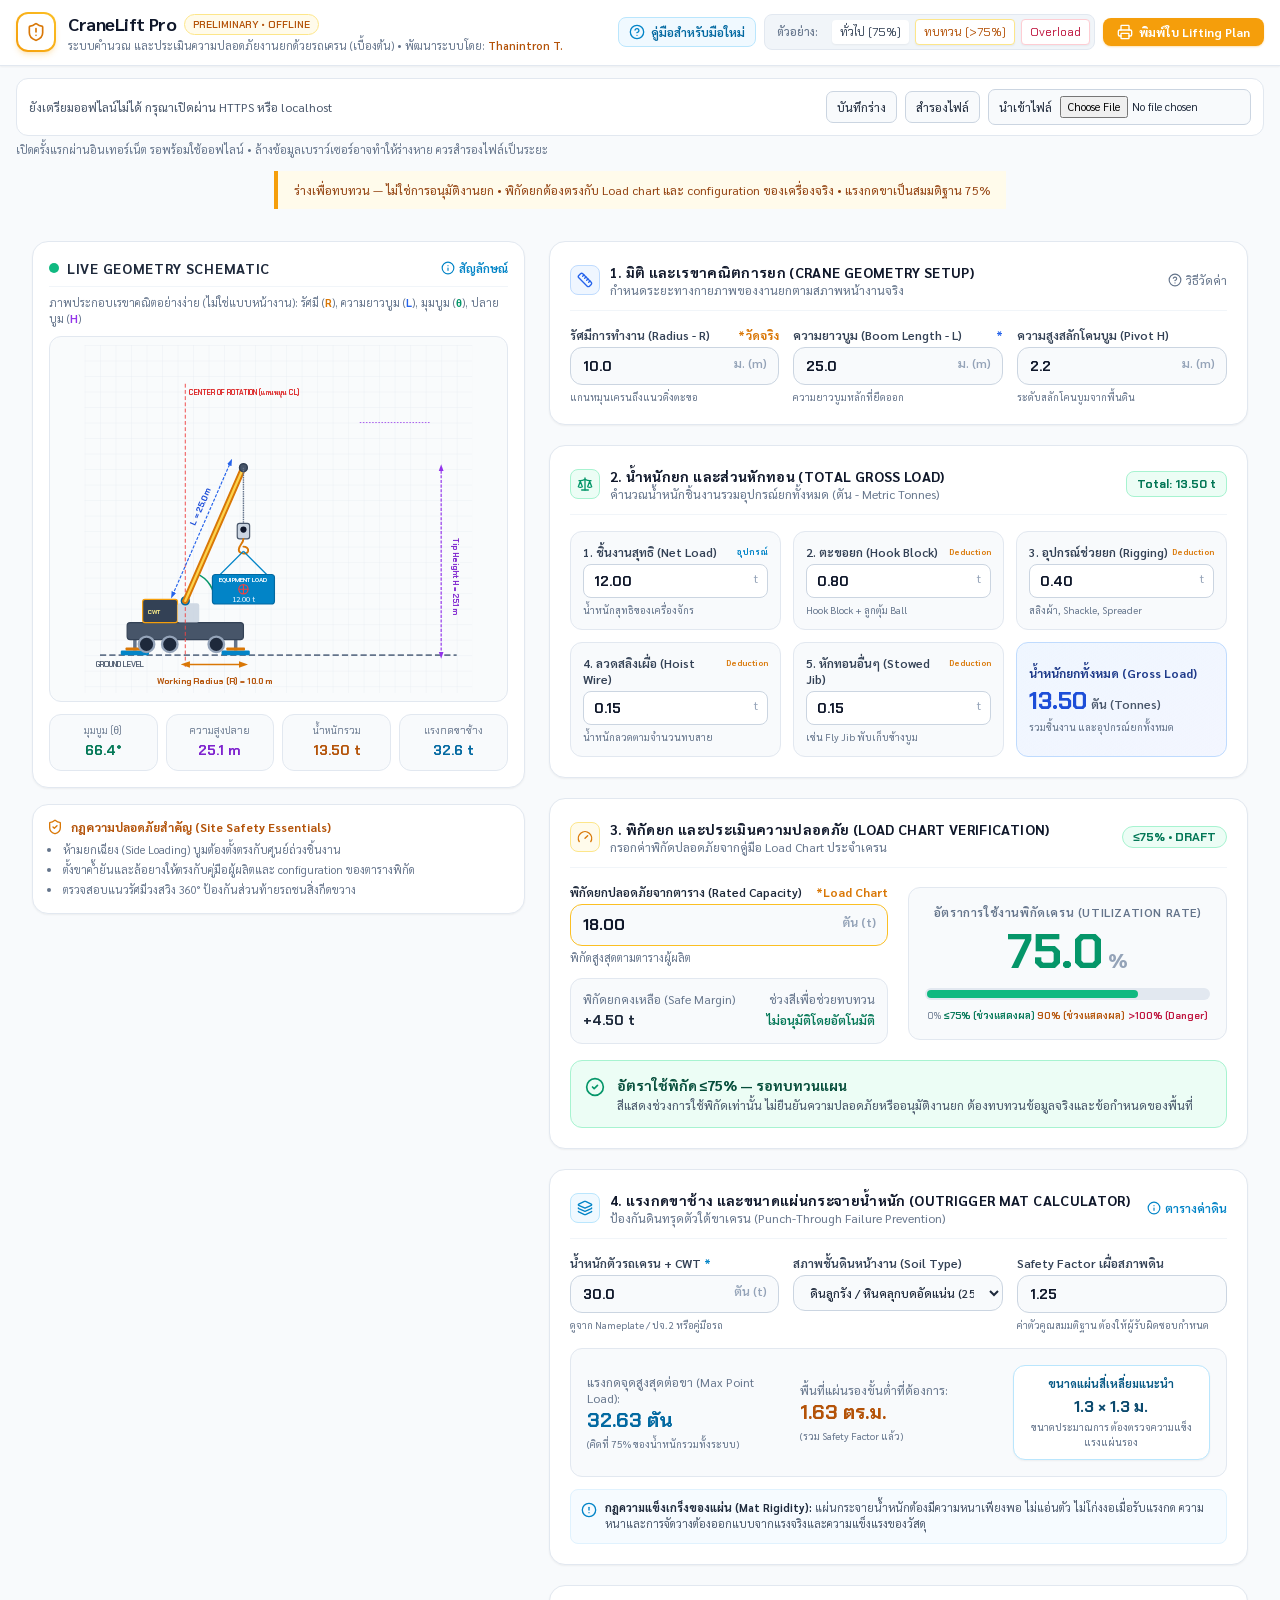
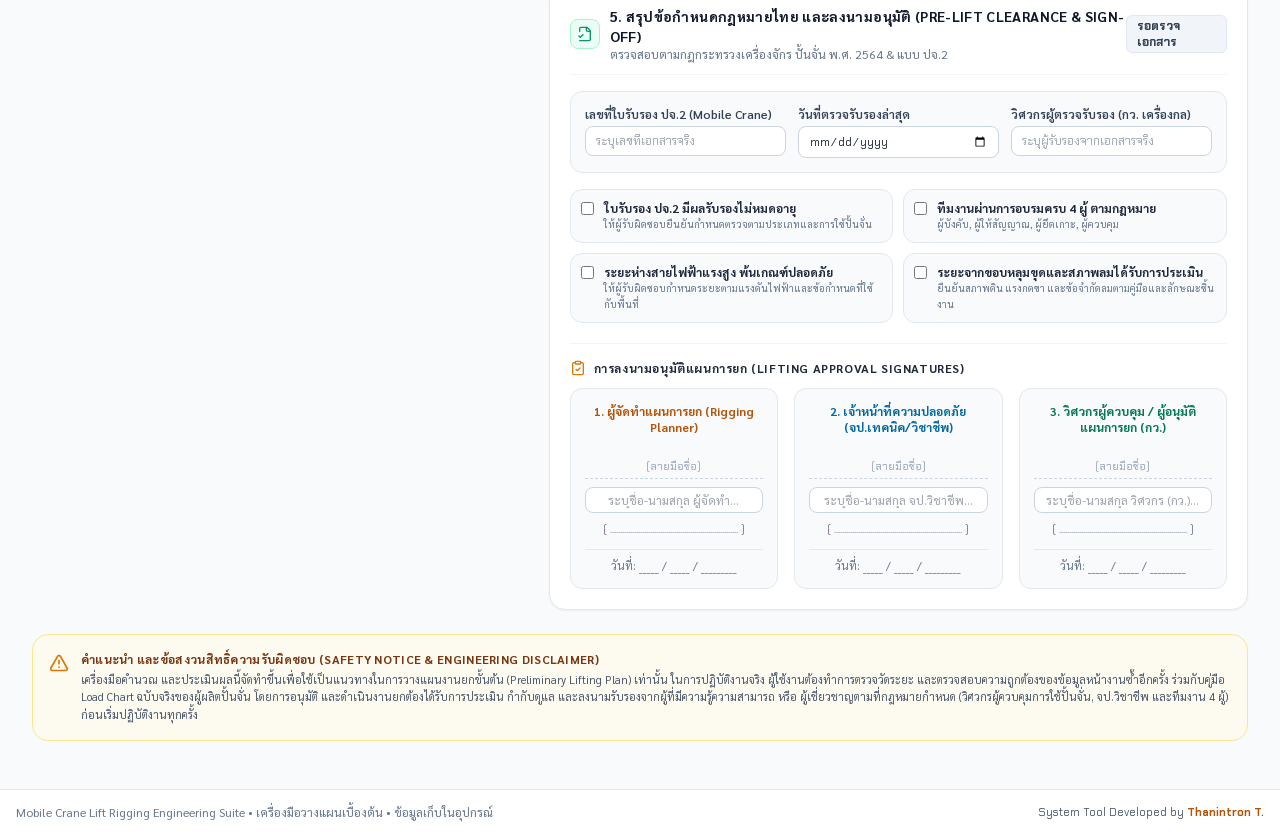
<file: static/index.html>
<!DOCTYPE html>

<html class="h-full bg-slate-50" lang="th">
<head>
<meta charset="utf-8"/>
<meta content="width=device-width, initial-scale=1.0, maximum-scale=5.0" name="viewport"/>
<title>Mobile Crane Lifting Plan &amp; Safety Calculator - By Thanintron T.</title>
<!-- Tailwind CSS CDN -->
<link href="/static/tailwind.css" rel="stylesheet"/>
<!-- Google Fonts: Chakra Petch, Sarabun & Inter -->
<!-- Lucide Icons -->
<script src="/static/lucide.min.js"></script><link href="/static/fonts.css" rel="stylesheet"/>
<style>
    body {
      font-family: 'Sarabun', 'Inter', sans-serif;
    }
    .font-mono-eng {
      font-family: 'Chakra Petch', 'Inter', monospace;
    }
    .trans-smooth {
      transition: all 0.2s cubic-bezier(0.4, 0, 0.2, 1);
    }
    /* Custom Scrollbar for Light Theme */
    ::-webkit-scrollbar {
      width: 7px;
      height: 7px;
    }
    ::-webkit-scrollbar-track {
      background: #f1f5f9;
    }
    ::-webkit-scrollbar-thumb {
      background: #cbd5e1;
      border-radius: 4px;
    }
    ::-webkit-scrollbar-thumb:hover {
      background: #94a3b8;
    }

    /* Print Style Optimization */
    @media print {
      body {
        background: #ffffff !important;
        color: #0f172a !important;
      }
      .no-print {
        display: none !important;
      }
      .print-surface {
        background: #ffffff !important;
        border: 1px solid #cbd5e1 !important;
        color: #0f172a !important;
        box-shadow: none !important;
      }
      .print-text-dark {
        color: #0f172a !important;
      }
      .print-text-muted {
        color: #475569 !important;
      }
      .print-border-b {
        border-bottom: 1px solid #94a3b8 !important;
      }
      .page-break-after {
        page-break-after: always;
      }
    }
  </style>
<link href="/static/manifest.webmanifest" rel="manifest"/><meta content="#f59e0b" name="theme-color"/><meta content="yes" name="apple-mobile-web-app-capable"/><link href="/static/icon-192.png" rel="apple-touch-icon"/><link href="/static/device.css" rel="stylesheet"/></head>
<body class="bg-slate-50 text-slate-800 min-h-screen flex flex-col antialiased selection:bg-amber-500 selection:text-white">
<!-- TOP APP HEADER (Light Theme) -->
<header class="bg-white/95 backdrop-blur-md border-b border-slate-200 sticky top-0 z-40 px-4 py-2.5 shadow-sm no-print">
<div class="max-w-7xl mx-auto flex flex-wrap items-center justify-between gap-3">
<!-- Brand & Metadata -->
<div class="flex items-center space-x-3">
<div class="w-10 h-10 rounded-xl bg-gradient-to-tr from-amber-500 to-amber-400 p-0.5 flex items-center justify-center shadow-md shadow-amber-500/20">
<div class="w-full h-full bg-white rounded-[10px] flex items-center justify-center">
<i class="w-5 h-5 text-amber-600" data-lucide="shield-alert"></i>
</div>
</div>
<div>
<div class="flex items-center gap-2">
<h1 class="text-base md:text-lg font-bold tracking-tight text-slate-900">
              CraneLift Pro
            </h1>
<span class="text-[10px] px-2 py-0.5 rounded-full bg-amber-50 text-amber-700 border border-amber-200 font-semibold font-mono-eng">
              PRELIMINARY • OFFLINE
            </span>
</div>
<p class="text-[11px] text-slate-500">
            ระบบคำนวณ และประเมินความปลอดภัยงานยกด้วยรถเครน (เบื้องต้น) • พัฒนาระบบโดย: <span class="text-amber-700 font-semibold">Thanintron T.</span>
</p>
</div>
</div>
<!-- Quick Actions -->
<div class="flex items-center gap-2 flex-wrap">
<!-- Help Guide Button -->
<button class="px-2.5 py-1.5 rounded-lg bg-sky-50 hover:bg-sky-100 text-sky-700 text-xs font-semibold border border-sky-200 trans-smooth flex items-center gap-1.5 cursor-pointer" onclick="openModal('guideModal')">
<i class="w-4 h-4 text-sky-600" data-lucide="help-circle"></i>
<span>คู่มือสำหรับมือใหม่</span>
</button>
<!-- Presets -->
<div class="hidden sm:flex items-center gap-1.5 bg-slate-100 p-1 rounded-lg border border-slate-200">
<span class="text-[11px] text-slate-500 px-2 font-medium">ตัวอย่าง:</span>
<button class="px-2 py-1 rounded bg-white hover:bg-slate-200 text-slate-700 text-xs font-mono-eng shadow-xs trans-smooth cursor-pointer" onclick="loadPreset('standard')">
            ทั่วไป (75%)
          </button>
<button class="px-2 py-1 rounded bg-white hover:bg-amber-50 text-amber-700 text-xs font-mono-eng border border-amber-200 shadow-xs trans-smooth cursor-pointer" onclick="loadPreset('critical')">
            ทบทวน (&gt;75%)
          </button>
<button class="px-2 py-1 rounded bg-white hover:bg-rose-50 text-rose-700 text-xs font-mono-eng border border-rose-200 shadow-xs trans-smooth cursor-pointer" onclick="loadPreset('overload')">
            Overload
          </button>
</div>
<!-- Print Action -->
<button class="px-3.5 py-1.5 rounded-lg bg-amber-500 hover:bg-amber-600 text-white text-xs font-bold shadow-sm shadow-amber-500/30 trans-smooth flex items-center gap-1.5 cursor-pointer" id="printPlan" onclick="printPlan()">
<i class="w-4 h-4" data-lucide="printer"></i>
<span>พิมพ์ใบ Lifting Plan</span>
</button>
</div>
</div>
</header>
<!-- MAIN WORKSPACE CONTAINER -->
<div class="max-w-7xl mx-auto w-full px-4 pt-3 no-print"><div class="device-toolbar"><span aria-live="polite" id="deviceStatus" role="status">ข้อมูลเก็บในเครื่องนี้ • ไม่ซิงก์ออนไลน์</span><button id="deviceSave" type="button">บันทึกร่าง</button><button id="deviceBackup" type="button">สำรองไฟล์</button><label>นำเข้าไฟล์<input accept=".json,application/json" id="deviceImport" type="file"/></label><button hidden="" id="deviceInstall" type="button">ติดตั้งแอป</button></div><p class="device-hint">เปิดครั้งแรกผ่านอินเทอร์เน็ต รอพร้อมใช้ออฟไลน์ • ล้างข้อมูลเบราว์เซอร์อาจทำให้ร่างหาย ควรสำรองไฟล์เป็นระยะ</p></div><p class="draft-notice" id="draftNotice">ร่างเพื่อทบทวน — ไม่ใช่การอนุมัติงานยก • พิกัดยกต้องตรงกับ Load chart และ configuration ของเครื่องจริง • แรงกดขาเป็นสมมติฐาน 75%</p><main class="max-w-7xl mx-auto w-full p-4 sm:p-6 lg:p-8 flex-1">
<div class="grid grid-cols-1 lg:grid-cols-12 gap-6 items-start">
<!-- ================= LEFT COLUMN: STICKY LIVE SCHEMATIC (5 cols on lg) ================= -->
<div class="lg:col-span-5 flex flex-col gap-4 lg:sticky lg:top-20 z-10">
<!-- Interactive SVG Diagram Card -->
<div class="bg-white border border-slate-200 rounded-2xl p-4 shadow-sm flex flex-col overflow-hidden print-surface">
<div class="flex items-center justify-between mb-2 pb-2 border-b border-slate-100">
<div class="flex items-center gap-2">
<span class="w-2.5 h-2.5 rounded-full bg-emerald-500 animate-pulse"></span>
<h2 class="text-xs md:text-sm font-bold uppercase tracking-wider text-slate-800">
                Live Geometry Schematic
              </h2>
</div>
<button class="no-print text-xs text-sky-600 hover:text-sky-700 flex items-center gap-1 font-semibold cursor-pointer" onclick="openModal('diagramExplainerModal')">
<i class="w-3.5 h-3.5" data-lucide="info"></i> สัญลักษณ์
            </button>
</div>
<p class="text-[11px] text-slate-500 mb-2">
            ภาพประกอบเรขาคณิตอย่างง่าย (ไม่ใช่แบบหน้างาน): รัศมี (<span class="text-amber-600 font-bold">R</span>), ความยาวบูม (<span class="text-blue-600 font-bold">L</span>), มุมบูม (<span class="text-emerald-600 font-bold">θ</span>), ปลายบูม (<span class="text-purple-600 font-bold">H</span>)
          </p>
<!-- Aspect Ratio Preserved SVG Canvas -->
<div class="w-full aspect-[5/4] bg-slate-50/80 rounded-xl border border-slate-200 p-2 relative flex items-center justify-center overflow-hidden">
<svg class="w-full h-full" id="craneSvg" preserveaspectratio="xMidYMid meet" viewbox="0 0 500 450">
<defs>
<marker id="arrowR" markerheight="6" markerwidth="6" orient="auto-start-reverse" refx="5" refy="5" viewbox="0 0 10 10">
<path d="M 0 1.5 L 10 5 L 0 8.5 z" fill="#d97706"></path>
</marker>
<marker id="arrowL" markerheight="6" markerwidth="6" orient="auto-start-reverse" refx="5" refy="5" viewbox="0 0 10 10">
<path d="M 0 1.5 L 10 5 L 0 8.5 z" fill="#2563eb"></path>
</marker>
<marker id="arrowH" markerheight="6" markerwidth="6" orient="auto-start-reverse" refx="5" refy="5" viewbox="0 0 10 10">
<path d="M 0 1.5 L 10 5 L 0 8.5 z" fill="#9333ea"></path>
</marker>
<pattern height="20" id="grid" patternunits="userSpaceOnUse" width="20">
<path d="M 20 0 L 0 0 0 20" fill="none" stroke="#e2e8f0" stroke-width="0.8"></path>
</pattern>
</defs>
<!-- Grid -->
<rect fill="url(#grid)" height="450" width="500"></rect>
<!-- Ground Reference -->
<line stroke="#64748b" stroke-dasharray="8 4" stroke-width="2.5" x1="20" x2="480" y1="400" y2="400"></line>
<text fill="#475569" font-family="'Chakra Petch', monospace" font-size="10" font-weight="600" x="15" y="415">GROUND LEVEL</text>
<!-- Crane Chassis & Outriggers -->
<g id="carrierGroup">
<!-- Outrigger Mats (Under Pads) -->
<rect fill="#0284c7" height="6" id="visualMatRear" rx="1.5" width="46" x="42" y="394"></rect>
<rect fill="#0284c7" height="6" id="visualMatFront" rx="1.5" width="46" x="172" y="394"></rect>
<!-- Jack Cylinders -->
<line stroke="#64748b" stroke-width="4.5" x1="65" x2="65" y1="375" y2="394"></line>
<line stroke="#64748b" stroke-width="4.5" x1="195" x2="195" y1="375" y2="394"></line>
<rect fill="#d97706" height="4" rx="1" width="24" x="53" y="390"></rect>
<rect fill="#d97706" height="4" rx="1" width="24" x="183" y="390"></rect>
<!-- Truck Chassis -->
<rect fill="#475569" height="22" rx="4" stroke="#334155" stroke-width="1.5" width="150" x="55" y="358"></rect>
<!-- Tires -->
<circle cx="80" cy="386" fill="#1e293b" r="10" stroke="#94a3b8" stroke-width="3"></circle>
<circle cx="110" cy="386" fill="#1e293b" r="10" stroke="#94a3b8" stroke-width="3"></circle>
<circle cx="170" cy="386" fill="#1e293b" r="10" stroke="#94a3b8" stroke-width="3"></circle>
<!-- Superstructure & Cabin -->
<rect fill="#334155" height="30" rx="3" stroke="#f59e0b" stroke-width="1.5" width="45" x="75" y="328"></rect>
<text fill="#fef08a" font-family="'Chakra Petch', monospace" font-size="8" font-weight="bold" x="82" y="347">CWT</text>
<rect fill="#cbd5e1" height="25" opacity="0.9" rx="3" width="28" x="120" y="333"></rect>
</g>
<!-- Center of Rotation (CL) -->
<line stroke="#ef4444" stroke-dasharray="5 3" stroke-width="1.2" x1="130" x2="130" y1="50" y2="415"></line>
<text fill="#dc2626" font-family="'Chakra Petch', monospace" font-size="9" font-weight="bold" x="135" y="65">CENTER OF ROTATION (แกนหมุน CL)</text>
<!-- Pivot Point -->
<circle cx="130" cy="330" fill="#0284c7" id="pivotPoint" r="5" stroke="#0369a1" stroke-width="2"></circle>
<!-- Boom Angle Arc Indicator -->
<path d="M 170 330 A 40 40 0 0 0 160 300" fill="none" id="angleArc" stroke="#059669" stroke-width="2"></path>
<text fill="#047857" font-family="'Chakra Petch', monospace" font-size="11" font-weight="bold" id="angleLabel" x="175" y="320">θ = 65°</text>
<!-- Boom Line -->
<line id="boomLine" stroke="#d97706" stroke-linecap="round" stroke-width="8" x1="130" x2="350" y1="330" y2="100"></line>
<line id="boomInnerLine" stroke="#fcd34d" stroke-linecap="round" stroke-width="3" x1="130" x2="350" y1="330" y2="100"></line>
<!-- Boom Length (L) Dimension Line -->
<line id="dimBoomLine" marker-end="url(#arrowL)" marker-start="url(#arrowL)" stroke="#2563eb" stroke-dasharray="4 2" stroke-width="1.5" x1="120" x2="340" y1="320" y2="90"></line>
<text fill="#1d4ed8" font-family="'Chakra Petch', monospace" font-size="11" font-weight="bold" id="dimBoomText" transform="rotate(-40 220 190)" x="220" y="225">L = 25.0 m</text>
<!-- Boom Head -->
<circle cx="350" cy="100" fill="#475569" id="boomHead" r="5" stroke="#334155" stroke-width="2"></circle>
<!-- Hoist Wire Line -->
<line id="hoistLine" stroke="#64748b" stroke-dasharray="2 1" stroke-width="1.8" x1="350" x2="350" y1="100" y2="280"></line>
<!-- Hook Block -->
<g id="hookBlockGroup" transform="translate(342, 280)">
<rect fill="#cbd5e1" height="20" rx="3" stroke="#475569" stroke-width="1.5" width="16" x="0" y="0"></rect>
<circle cx="8" cy="8" fill="#0f172a" r="4"></circle>
<path d="M 8 20 C 8 26, 2 28, 2 34 C 2 39, 12 41, 14 36 C 15 32, 11 30, 8 30" fill="none" stroke="#d97706" stroke-linecap="round" stroke-width="2.5"></path>
</g>
<!-- Rigging Slings -->
<line id="sling1" stroke="#0284c7" stroke-width="1.5" x1="350" x2="320" y1="316" y2="355"></line>
<line id="sling2" stroke="#0284c7" stroke-width="1.5" x1="350" x2="380" y1="316" y2="355"></line>
<!-- Suspended Equipment Load -->
<g id="loadGroup" transform="translate(310, 355)">
<rect fill="#0284c7" height="38" rx="4" stroke="#0369a1" stroke-width="1.5" width="80" x="0" y="0"></rect>
<text fill="#ffffff" font-size="8.5" font-weight="bold" text-anchor="middle" x="40" y="10">EQUIPMENT LOAD</text>
<text fill="#e0f2fe" font-size="10" font-weight="'Chakra Petch', monospace" id="loadWeightBadge" text-anchor="middle" x="40" y="35">12.00 t</text>
<circle cx="40" cy="19" fill="none" r="6" stroke="#ef4444" stroke-width="1.5"></circle>
<path d="M 34 19 L 46 19 M 40 13 L 40 25" stroke="#ef4444" stroke-width="1.5"></path>
</g>
<!-- Working Radius (R) Dimension Line -->
<line id="radiusLine" marker-end="url(#arrowR)" marker-start="url(#arrowR)" stroke="#d97706" stroke-width="2" x1="130" x2="350" y1="412" y2="412"></line>
<text fill="#b45309" font-family="'Chakra Petch', monospace" font-size="11" font-weight="bold" id="radiusText" text-anchor="middle" x="250" y="437">Working Radius (R) = 10.0 m</text>
<!-- Tip Height (H) Dimension Line -->
<line id="heightLine" marker-end="url(#arrowH)" marker-start="url(#arrowH)" stroke="#9333ea" stroke-dasharray="4 2" stroke-width="1.5" x1="435" x2="435" y1="400" y2="100"></line>
<line stroke="#9333ea" stroke-dasharray="2 2" stroke-width="1" x1="355" x2="445" y1="100" y2="100"></line>
<text fill="#7e22ce" font-family="'Chakra Petch', monospace" font-size="10" font-weight="bold" id="heightText" transform="rotate(90 445 250)" x="445" y="250">Tip Height H = 24.2 m</text>
</svg>
</div>
<!-- Quick Metrics Bar Under Diagram -->
<div class="mt-3 grid grid-cols-2 sm:grid-cols-4 gap-2 text-center font-mono-eng">
<div class="bg-slate-50 p-2 rounded-xl border border-slate-200">
<span class="text-[10px] text-slate-500 block">มุมบูม (θ)</span>
<span class="text-xs md:text-sm font-bold text-emerald-700" id="quickAngle">66.4°</span>
</div>
<div class="bg-slate-50 p-2 rounded-xl border border-slate-200">
<span class="text-[10px] text-slate-500 block">ความสูงปลาย</span>
<span class="text-xs md:text-sm font-bold text-purple-700" id="quickHeight">24.9 m</span>
</div>
<div class="bg-slate-50 p-2 rounded-xl border border-slate-200">
<span class="text-[10px] text-slate-500 block">น้ำหนักรวม</span>
<span class="text-xs md:text-sm font-bold text-amber-700" id="quickGross">13.50 t</span>
</div>
<div class="bg-slate-50 p-2 rounded-xl border border-slate-200">
<span class="text-[10px] text-slate-500 block">แรงกดขาช้าง</span>
<span class="text-xs md:text-sm font-bold text-sky-700" id="quickPointLoad">32.6 t</span>
</div>
</div>
</div>
<!-- Sticky Safety Notice (Desktop) -->
<div class="bg-white border border-slate-200 rounded-2xl p-3.5 text-xs text-slate-600 space-y-1.5 shadow-sm no-print">
<div class="flex items-center gap-2 text-amber-700 font-bold">
<i class="w-4 h-4 text-amber-600" data-lucide="shield-check"></i>
<span>กฎความปลอดภัยสำคัญ (Site Safety Essentials)</span>
</div>
<ul class="list-disc list-inside space-y-0.5 text-[11px] text-slate-500 leading-relaxed">
<li>ห้ามยกเฉียง (Side Loading) บูมต้องตั้งตรงกับศูนย์ถ่วงชิ้นงาน</li>
<li>ตั้งขาค้ำยันและล้อยางให้ตรงกับคู่มือผู้ผลิตและ configuration ของตารางพิกัด</li>
<li>ตรวจสอบแนวรัศมีวงสวิง 360° ป้องกันส่วนท้ายรถชนสิ่งกีดขวาง</li>
</ul>
</div>
</div>
<!-- ================= RIGHT COLUMN: COMPUTATION MODULES & FORMS (7 cols on lg) ================= -->
<div class="lg:col-span-7 flex flex-col gap-5">
<!-- MODULE 1: Crane Geometry -->
<div class="bg-white border border-slate-200 rounded-2xl p-4 md:p-5 shadow-sm print-surface">
<div class="flex items-center justify-between border-b border-slate-100 pb-3 mb-4">
<div class="flex items-center gap-2.5">
<div class="p-1.5 rounded-lg bg-blue-50 text-blue-600 border border-blue-200">
<i class="w-4 h-4" data-lucide="ruler"></i>
</div>
<div>
<h3 class="text-sm font-bold text-slate-900 uppercase tracking-wide">
                  1. มิติ และเรขาคณิตการยก (Crane Geometry Setup)
                </h3>
<p class="text-xs text-slate-500">กำหนดระยะทางกายภาพของงานยกตามสภาพหน้างานจริง</p>
</div>
</div>
<button class="no-print text-xs text-slate-500 hover:text-slate-800 flex items-center gap-1 cursor-pointer" onclick="openModal('geometryHelpModal')">
<i class="w-3.5 h-3.5" data-lucide="help-circle"></i> วิธีวัดค่า
            </button>
</div>
<div class="grid grid-cols-1 sm:grid-cols-3 gap-3.5">
<!-- Working Radius -->
<div>
<label class="block text-xs font-semibold text-slate-700 mb-1 flex items-center justify-between" for="inputRadius">
<span>รัศมีการทำงาน (Radius - R)</span>
<span class="text-amber-600 font-bold">*วัดจริง</span>
</label>
<div class="relative">
<input class="w-full bg-slate-50 border border-slate-300 rounded-xl px-3 py-2 text-sm text-slate-900 font-bold font-mono-eng focus:outline-none focus:border-amber-500 focus:bg-white" data-plan-field="true" id="inputRadius" max="999" min="0" oninput="recalculateAll()" step="any" type="number" value="10.0"/>
<span class="absolute right-3 top-2 text-xs text-slate-400 font-semibold">ม. (m)</span>
</div>
<span class="text-[10px] text-slate-500 mt-1 block">แกนหมุนเครนถึงแนวดิ่งตะขอ</span>
</div>
<!-- Boom Length -->
<div>
<label class="block text-xs font-semibold text-slate-700 mb-1 flex items-center justify-between" for="inputBoomLength">
<span>ความยาวบูม (Boom Length - L)</span>
<span class="text-blue-600 font-bold">*</span>
</label>
<div class="relative">
<input class="w-full bg-slate-50 border border-slate-300 rounded-xl px-3 py-2 text-sm text-slate-900 font-bold font-mono-eng focus:outline-none focus:border-blue-500 focus:bg-white" data-plan-field="true" id="inputBoomLength" max="999" min="0" oninput="recalculateAll()" step="any" type="number" value="25.0"/>
<span class="absolute right-3 top-2 text-xs text-slate-400 font-semibold">ม. (m)</span>
</div>
<span class="text-[10px] text-slate-500 mt-1 block">ความยาวบูมหลักที่ยืดออก</span>
</div>
<!-- Boom Pivot Height -->
<div>
<label class="block text-xs font-semibold text-slate-700 mb-1" for="inputPivotHeight">
<span>ความสูงสลักโคนบูม (Pivot H)</span>
</label>
<div class="relative">
<input class="w-full bg-slate-50 border border-slate-300 rounded-xl px-3 py-2 text-sm text-slate-900 font-bold font-mono-eng focus:outline-none focus:border-slate-500 focus:bg-white" data-plan-field="true" id="inputPivotHeight" max="99" min="0" oninput="recalculateAll()" step="any" type="number" value="2.2"/>
<span class="absolute right-3 top-2 text-xs text-slate-400 font-semibold">ม. (m)</span>
</div>
<span class="text-[10px] text-slate-500 mt-1 block">ระดับสลักโคนบูมจากพื้นดิน</span>
</div>
</div>
<div class="hidden mt-3 p-2.5 bg-rose-50 border border-rose-200 rounded-xl text-rose-700 text-xs flex items-center gap-2" id="geometryError">
<i class="w-4 h-4 flex-shrink-0 text-rose-600" data-lucide="alert-octagon"></i>
<span><strong>ข้อผิดพลาดทางเรขาคณิต:</strong> ค่ารัศมี (R) ต้องไม่มากกว่าความยาวบูม (L) โปรดปรับค่าใหม่</span>
</div>
</div>
<!-- MODULE 2: Total Gross Weight & Deductions -->
<div class="bg-white border border-slate-200 rounded-2xl p-4 md:p-5 shadow-sm print-surface">
<div class="flex items-center justify-between border-b border-slate-100 pb-3 mb-4">
<div class="flex items-center gap-2.5">
<div class="p-1.5 rounded-lg bg-emerald-50 text-emerald-600 border border-emerald-200">
<i class="w-4 h-4" data-lucide="scale"></i>
</div>
<div>
<h3 class="text-sm font-bold text-slate-900 uppercase tracking-wide">
                  2. น้ำหนักยก และส่วนหักทอน (Total Gross Load)
                </h3>
<p class="text-xs text-slate-500">คำนวณน้ำหนักชิ้นงานรวมอุปกรณ์ยกทั้งหมด (ตัน - Metric Tonnes)</p>
</div>
</div>
<span class="text-xs px-2.5 py-1 rounded-lg bg-emerald-50 text-emerald-700 border border-emerald-200 font-mono-eng font-bold" id="grossBadge">
              Total: 13.50 t
            </span>
</div>
<div class="grid grid-cols-1 sm:grid-cols-2 md:grid-cols-3 gap-3">
<!-- Net Load -->
<div class="bg-slate-50 p-3 rounded-xl border border-slate-200">
<label class="block text-xs font-semibold text-slate-700 mb-1 flex justify-between" for="loadNet">
<span>1. ชิ้นงานสุทธิ (Net Load)</span>
<span class="text-sky-600 text-[8px] font-bold">อุปกรณ์</span>
</label>
<div class="relative">
<input class="w-full bg-white border border-slate-300 rounded-lg px-2.5 py-1.5 text-sm text-slate-900 font-bold font-mono-eng focus:outline-none focus:border-sky-500" data-plan-field="true" id="loadNet" max="999" min="0" oninput="recalculateAll()" step="any" type="number" value="12.00"/>
<span class="absolute right-2.5 top-1.5 text-xs text-slate-400">t</span>
</div>
<span class="text-[10px] text-slate-500 mt-1 block">น้ำหนักสุทธิของเครื่องจักร</span>
</div>
<!-- Hook Block -->
<div class="bg-slate-50 p-3 rounded-xl border border-slate-200">
<label class="block text-xs font-semibold text-slate-700 mb-1 flex justify-between" for="loadHook">
<span>2. ตะขอยก (Hook Block)</span>
<span class="text-amber-600 text-[8px] font-bold">Deduction</span>
</label>
<div class="relative">
<input class="w-full bg-white border border-slate-300 rounded-lg px-2.5 py-1.5 text-sm text-slate-900 font-bold font-mono-eng focus:outline-none focus:border-amber-500" data-plan-field="true" id="loadHook" max="999" min="0" oninput="recalculateAll()" step="any" type="number" value="0.80"/>
<span class="absolute right-2.5 top-1.5 text-xs text-slate-400">t</span>
</div>
<span class="text-[10px] text-slate-500 mt-1 block">Hook Block + ลูกตุ้ม Ball</span>
</div>
<!-- Rigging Tackles -->
<div class="bg-slate-50 p-3 rounded-xl border border-slate-200">
<label class="block text-xs font-semibold text-slate-700 mb-1 flex justify-between" for="loadRigging">
<span>3. อุปกรณ์ช่วยยก (Rigging)</span>
<span class="text-amber-600 text-[8px] font-bold">Deduction</span>
</label>
<div class="relative">
<input class="w-full bg-white border border-slate-300 rounded-lg px-2.5 py-1.5 text-sm text-slate-900 font-bold font-mono-eng focus:outline-none focus:border-amber-500" data-plan-field="true" id="loadRigging" max="999" min="0" oninput="recalculateAll()" step="any" type="number" value="0.40"/>
<span class="absolute right-2.5 top-1.5 text-xs text-slate-400">t</span>
</div>
<span class="text-[10px] text-slate-500 mt-1 block">สลิงผ้า, Shackle, Spreader</span>
</div>
<!-- Cable Fall Deduction -->
<div class="bg-slate-50 p-3 rounded-xl border border-slate-200">
<label class="block text-xs font-semibold text-slate-700 mb-1 flex justify-between" for="loadCable">
<span>4. ลวดสลิงเผื่อ (Hoist Wire)</span>
<span class="text-amber-600 text-[8px] font-bold">Deduction</span>
</label>
<div class="relative">
<input class="w-full bg-white border border-slate-300 rounded-lg px-2.5 py-1.5 text-sm text-slate-900 font-bold font-mono-eng focus:outline-none focus:border-slate-500" data-plan-field="true" id="loadCable" max="999" min="0" oninput="recalculateAll()" step="any" type="number" value="0.15"/>
<span class="absolute right-2.5 top-1.5 text-xs text-slate-400">t</span>
</div>
<span class="text-[10px] text-slate-500 mt-1 block">น้ำหนักลวดตามจำนวนทบสาย</span>
</div>
<!-- Other Deductions / Jib -->
<div class="bg-slate-50 p-3 rounded-xl border border-slate-200">
<label class="block text-xs font-semibold text-slate-700 mb-1 flex justify-between" for="loadExtra">
<span>5. หักทอนอื่นๆ (Stowed Jib)</span>
<span class="text-amber-600 text-[8px] font-bold">Deduction</span>
</label>
<div class="relative">
<input class="w-full bg-white border border-slate-300 rounded-lg px-2.5 py-1.5 text-sm text-slate-900 font-bold font-mono-eng focus:outline-none focus:border-slate-500" data-plan-field="true" id="loadExtra" max="999" min="0" oninput="recalculateAll()" step="any" type="number" value="0.15"/>
<span class="absolute right-2.5 top-1.5 text-xs text-slate-400">t</span>
</div>
<span class="text-[10px] text-slate-500 mt-1 block">เช่น Fly Jib พับเก็บข้างบูม</span>
</div>
<!-- Total Gross Result Box -->
<div class="bg-gradient-to-br from-blue-50 to-indigo-50/70 p-3 rounded-xl border border-blue-200 flex flex-col justify-center">
<span class="text-xs text-blue-900 font-bold">น้ำหนักยกทั้งหมด (Gross Load)</span>
<div class="flex items-baseline gap-1 mt-1">
<span class="text-2xl font-black text-blue-700 font-mono-eng" id="displayTotalGross">13.50</span>
<span class="text-xs text-slate-600 font-semibold">ตัน (Tonnes)</span>
</div>
<span class="text-[10px] text-slate-500 mt-0.5">รวมชิ้นงาน และอุปกรณ์ยกทั้งหมด</span>
</div>
</div>
</div>
<!-- MODULE 3: Load Chart Capacity Verification -->
<div class="bg-white border border-slate-200 rounded-2xl p-4 md:p-5 shadow-sm print-surface">
<div class="flex items-center justify-between border-b border-slate-100 pb-3 mb-4">
<div class="flex items-center gap-2.5">
<div class="p-1.5 rounded-lg bg-amber-50 text-amber-600 border border-amber-200">
<i class="w-4 h-4" data-lucide="gauge"></i>
</div>
<div>
<h3 class="text-sm font-bold text-slate-900 uppercase tracking-wide">
                  3. พิกัดยก และประเมินความปลอดภัย (Load Chart Verification)
                </h3>
<p class="text-xs text-slate-500">กรอกค่าพิกัดปลอดภัยจากคู่มือ Load Chart ประจำเครน</p>
</div>
</div>
<span class="text-xs px-2.5 py-0.5 rounded-full font-bold font-mono-eng" id="badgeStatusHeader">
              NORMAL LIFT
            </span>
</div>
<div class="grid grid-cols-1 md:grid-cols-12 gap-5 items-center">
<div class="md:col-span-6 flex flex-col gap-3">
<div>
<label class="block text-xs font-semibold text-slate-800 mb-1 flex justify-between" for="inputRatedCapacity">
<span>พิกัดยกปลอดภัยจากตาราง (Rated Capacity)</span>
<span class="text-amber-600 font-bold">*Load Chart</span>
</label>
<div class="relative">
<input class="w-full bg-slate-50 border border-amber-400 rounded-xl px-3 py-2 text-base font-bold text-slate-900 font-mono-eng focus:outline-none focus:border-amber-600 focus:bg-white" data-plan-field="true" id="inputRatedCapacity" max="999" min="0.01" oninput="recalculateAll()" step="any" type="number" value="18.00"/>
<span class="absolute right-3 top-2.5 text-xs text-slate-400 font-bold">ตัน (t)</span>
</div>
<!-- แสดงเฉพาะข้อความนี้ตามที่สั่ง -->
<p class="text-[11px] text-slate-500 mt-1">
                  พิกัดสูงสุดตามตารางผู้ผลิต
                </p>
</div>
<!-- Residual Safe Margin -->
<div class="bg-slate-50 rounded-xl p-3 border border-slate-200 flex items-center justify-between">
<div>
<span class="text-xs text-slate-500 block">พิกัดยกคงเหลือ (Safe Margin)</span>
<span class="text-sm font-bold text-slate-800 font-mono-eng" id="displayMargin">+4.50 t</span>
</div>
<div class="text-right">
<span class="text-xs text-slate-500 block">ช่วงสีเพื่อช่วยทบทวน</span>
<span class="text-xs text-emerald-700 font-semibold">ไม่อนุมัติโดยอัตโนมัติ</span>
</div>
</div>
</div>
<!-- Gauge Card -->
<div class="md:col-span-6 bg-slate-50 rounded-xl p-4 border border-slate-200 flex flex-col items-center justify-center text-center">
<span class="text-xs font-semibold text-slate-500 uppercase tracking-wider mb-1">อัตราการใช้งานพิกัดเครน (Utilization Rate)</span>
<div class="flex items-baseline gap-1 my-1">
<span class="text-4xl md:text-5xl font-black font-mono-eng text-emerald-600 trans-smooth" id="displayPercentage">75.0</span>
<span class="text-xl font-bold text-slate-400">%</span>
</div>
<div class="w-full bg-slate-200 rounded-full h-3 mt-2 mb-2 p-0.5 overflow-hidden">
<div class="h-full rounded-full bg-emerald-500 trans-smooth" id="utilizationProgressBar" style="width: 75%;"></div>
</div>
<div class="w-full flex justify-between text-[10px] text-slate-500 font-mono-eng px-0.5">
<span>0%</span>
<span class="text-emerald-700 font-semibold">≤75% (ช่วงแสดงผล)</span>
<span class="text-amber-700 font-semibold">90% (ช่วงแสดงผล)</span>
<span class="text-rose-700 font-semibold">&gt;100% (Danger)</span>
</div>
</div>
</div>
<!-- Dynamic Safety Status Banner -->
<div class="mt-4 p-3.5 rounded-xl border border-emerald-200 bg-emerald-50 flex items-start gap-3 trans-smooth" id="safetyStatusBox">
<div class="mt-0.5 text-emerald-600 flex-shrink-0" id="safetyStatusIcon">
<i class="w-5 h-5" data-lucide="check-circle-2"></i>
</div>
<div>
<h4 class="text-xs md:text-sm font-bold text-emerald-900" id="safetyStatusTitle">
                สถานะ: งานยกทั่วไปผ่านเกณฑ์ความปลอดภัย (Normal Lift ≤ 75%)
              </h4>
<p class="text-xs text-slate-600 mt-0.5" id="safetyStatusDesc">
                อัตราการใช้งานพิกัดเครนไม่เกิน 75% สามารถทำการยกได้ตามแผนงานยกมาตรฐาน โดยต้องตรวจสอบแรงดันดิน ขาช้าง (Outriggers) กางสุด 100% และตรวจเช็กอุปกรณ์ช่วยยกก่อนเริ่มงาน
              </p>
</div>
</div>
</div>
<!-- MODULE 4: Outrigger Point Load & Crane Mat Calculation -->
<div class="bg-white border border-slate-200 rounded-2xl p-4 md:p-5 shadow-sm print-surface">
<div class="flex items-center justify-between border-b border-slate-100 pb-3 mb-4">
<div class="flex items-center gap-2.5">
<div class="p-1.5 rounded-lg bg-sky-50 text-sky-600 border border-sky-200">
<i class="w-4 h-4" data-lucide="layers"></i>
</div>
<div>
<h3 class="text-sm font-bold text-slate-900 uppercase tracking-wide">
                  4. แรงกดขาช้าง และขนาดแผ่นกระจายน้ำหนัก (Outrigger Mat Calculator)
                </h3>
<p class="text-xs text-slate-500">ป้องกันดินทรุดตัวใต้ขาเครน (Punch-Through Failure Prevention)</p>
</div>
</div>
<button class="no-print text-xs text-sky-600 hover:text-sky-700 flex items-center gap-1 font-semibold cursor-pointer" onclick="openModal('soilHelpModal')">
<i class="w-3.5 h-3.5" data-lucide="info"></i> ตารางค่าดิน
            </button>
</div>
<div class="grid grid-cols-1 sm:grid-cols-3 gap-3.5">
<!-- Crane Self Weight + CWT -->
<div>
<label class="block text-xs font-semibold text-slate-700 mb-1" for="inputCraneWeight">
<span>น้ำหนักตัวรถเครน + CWT</span>
<span class="text-sky-600 font-bold">*</span>
</label>
<div class="relative">
<input class="w-full bg-slate-50 border border-slate-300 rounded-xl px-3 py-2 text-sm text-slate-900 font-bold font-mono-eng focus:outline-none focus:border-sky-500 focus:bg-white" data-plan-field="true" id="inputCraneWeight" max="999" min="0" oninput="recalculateAll()" step="any" type="number" value="30.0"/>
<span class="absolute right-3 top-2 text-xs text-slate-400 font-semibold">ตัน (t)</span>
</div>
<span class="text-[10px] text-slate-500 mt-1 block">ดูจาก Nameplate / ปจ.2 หรือคู่มือรถ</span>
</div>
<!-- Soil Type Select -->
<div>
<label class="block text-xs font-semibold text-slate-700 mb-1" for="selectSoilType">
<span>สภาพชั้นดินหน้างาน (Soil Type)</span>
</label>
<select class="w-full bg-slate-50 border border-slate-300 rounded-xl px-3 py-2 text-xs text-slate-800 font-medium focus:outline-none focus:border-sky-500 focus:bg-white cursor-pointer" data-plan-field="true" id="selectSoilType" onchange="onSoilSelectChange()">
<option value="40">คอนกรีตเสริมเหล็ก / หินแข็ง (40 t/m²)</option>
<option selected="" value="25">ดินลูกรัง / หินคลุกบดอัดแน่น (25 t/m²)</option>
<option value="15">ดินทรายแน่นปานกลาง (15 t/m²)</option>
<option value="10">ดินเหนียวแข็งปานกลาง (10 t/m²)</option>
<option value="5">ดินถมใหม่ / ผิวยางมะตอย (5 t/m²)</option>
<option value="2.5">ดินเลน / ริมน้ำ / ดินอ่อนมาก (2.5 t/m² - เสี่ยงสูง)</option>
<option value="custom">-- กรอกค่าดินเอง (Custom) --</option>
</select>
<div class="hidden mt-2" id="customSoilWrap">
<input class="w-full bg-white border border-sky-400 rounded-lg px-2.5 py-1 text-xs text-slate-900 font-mono-eng" data-plan-field="true" id="inputCustomGBC" max="999" min="0.1" oninput="recalculateAll()" placeholder="ระบุค่ารับแรงดิน (t/m²)" step="any" type="number"/>
</div>
</div>
<!-- Ground Safety Factor -->
<div>
<label class="block text-xs font-semibold text-slate-700 mb-1" for="inputSoilSF">
<span>Safety Factor เผื่อสภาพดิน</span>
</label>
<div class="relative">
<input class="w-full bg-slate-50 border border-slate-300 rounded-xl px-3 py-2 text-sm text-slate-900 font-bold font-mono-eng focus:outline-none focus:border-sky-500 focus:bg-white" data-plan-field="true" id="inputSoilSF" max="9.9" min="1.0" oninput="recalculateAll()" step="any" type="number" value="1.25"/>
</div>
<span class="text-[10px] text-slate-500 mt-1 block">ค่าตัวคูณสมมติฐาน ต้องให้ผู้รับผิดชอบกำหนด</span>
</div>
</div>
<!-- Mat Calculation Output Box -->
<div class="mt-4 p-4 bg-slate-50 rounded-xl border border-slate-200 grid grid-cols-1 sm:grid-cols-3 gap-4 items-center">
<div>
<span class="text-xs text-slate-500 block">แรงกดจุดสูงสุดต่อขา (Max Point Load):</span>
<span class="text-lg md:text-xl font-bold text-sky-700 font-mono-eng" id="displayPointLoad">32.63 ตัน</span>
<span class="text-[10px] text-slate-500 block mt-0.5">(คิดที่ 75% ของน้ำหนักรวมทั้งระบบ)</span>
</div>
<div>
<span class="text-xs text-slate-500 block">พื้นที่แผ่นรองขั้นต่ำที่ต้องการ:</span>
<span class="text-lg md:text-xl font-bold text-amber-700 font-mono-eng" id="displayMatArea">1.63 ตร.ม.</span>
<span class="text-[10px] text-slate-500 block mt-0.5">(รวม Safety Factor แล้ว)</span>
</div>
<div class="bg-white border border-sky-200 p-2.5 rounded-xl text-center shadow-xs">
<span class="text-[11px] text-sky-800 block font-bold">ขนาดแผ่นสี่เหลี่ยมแนะนำ</span>
<span class="text-base font-black text-sky-900 font-mono-eng mt-0.5 block" id="displayMatDim">1.3 × 1.3 ม.</span>
<span class="text-[10px] text-slate-500 block">ขนาดประมาณการ ต้องตรวจความแข็งแรงแผ่นรอง</span>
</div>
</div>
<div class="mt-3 text-[11px] text-slate-600 flex items-start gap-2 bg-sky-50/60 p-2.5 rounded-lg border border-sky-100">
<i class="w-4 h-4 text-sky-600 flex-shrink-0 mt-0.5" data-lucide="alert-circle"></i>
<div>
<strong class="text-slate-800">กฎความแข็งเกร็งของแผ่น (Mat Rigidity):</strong> แผ่นกระจายน้ำหนักต้องมีความหนาเพียงพอ ไม่แอ่นตัว ไม่โก่งงอเมื่อรับแรงกด ความหนาและการจัดวางต้องออกแบบจากแรงจริงและความแข็งแรงของวัสดุ
            </div>
</div>
</div>
<!-- MODULE 5: Thai Legal (แบบ ปจ.2) & Engineering Sign-off Section -->
<div class="bg-white border border-slate-200 rounded-2xl p-4 md:p-5 shadow-sm print-surface">
<div class="flex items-center justify-between border-b border-slate-100 pb-3 mb-4">
<div class="flex items-center gap-2.5">
<div class="p-1.5 rounded-lg bg-emerald-50 text-emerald-600 border border-emerald-200">
<i class="w-4 h-4" data-lucide="file-check-2"></i>
</div>
<div>
<h3 class="text-sm font-bold text-slate-900 uppercase tracking-wide">
                  5. สรุปข้อกำหนดกฎหมายไทย และลงนามอนุมัติ (Pre-Lift Clearance &amp; Sign-off)
                </h3>
<p class="text-xs text-slate-500">ตรวจสอบตามกฎกระทรวงเครื่องจักร ปั้นจั่น พ.ศ. 2564 &amp; แบบ ปจ.2</p>
</div>
</div>
<span class="text-xs px-2.5 py-0.5 rounded-md bg-slate-100 text-slate-700 border border-slate-200 font-mono-eng font-bold">
              รอตรวจเอกสาร
            </span>
</div>
<!-- Section 5A: Inspection Certification (ปจ.2) Metadata Inputs -->
<div class="bg-slate-50 p-3.5 rounded-xl border border-slate-200 mb-4 grid grid-cols-1 sm:grid-cols-3 gap-3">
<div>
<label class="block text-xs font-semibold text-slate-700 mb-1" for="certNumber">เลขที่ใบรับรอง ปจ.2 (Mobile Crane)</label>
<input class="w-full bg-white border border-slate-300 rounded-lg px-2.5 py-1.5 text-xs text-slate-800 font-mono-eng focus:outline-none focus:border-emerald-500" data-plan-field="true" id="certNumber" maxlength="200" placeholder="ระบุเลขที่เอกสารจริง" type="text"/>
</div>
<div>
<label class="block text-xs font-semibold text-slate-700 mb-1" for="certDate">วันที่ตรวจรับรองล่าสุด</label>
<input class="w-full bg-white border border-slate-300 rounded-lg px-2.5 py-1.5 text-xs text-slate-800 font-mono-eng focus:outline-none focus:border-emerald-500" data-plan-field="true" id="certDate" onchange="checkCertValidity()" type="date"/>
</div>
<div>
<label class="block text-xs font-semibold text-slate-700 mb-1" for="certEngineer">วิศวกรผู้ตรวจรับรอง (กว. เครื่องกล)</label>
<input class="w-full bg-white border border-slate-300 rounded-lg px-2.5 py-1.5 text-xs text-slate-800 font-mono-eng focus:outline-none focus:border-emerald-500" data-plan-field="true" id="certEngineer" maxlength="200" placeholder="ระบุผู้รับรองจากเอกสารจริง" type="text"/>
</div>
</div>
<!-- Section 5B: Verification Checklist Items -->
<div class="grid grid-cols-1 sm:grid-cols-2 gap-2.5 text-xs text-slate-700 mb-5">
<label class="flex items-start gap-2.5 p-2.5 rounded-xl bg-slate-50 border border-slate-200 cursor-pointer hover:bg-slate-100 trans-smooth">
<input class="mt-0.5 rounded border-slate-300 text-emerald-600 focus:ring-emerald-500" id="chkCertValid" type="checkbox"/>
<div>
<span class="font-bold text-slate-800 block">ใบรับรอง ปจ.2 มีผลรับรองไม่หมดอายุ</span>
<span class="text-[10px] text-slate-500 block">ให้ผู้รับผิดชอบยืนยันกำหนดตรวจตามประเภทและการใช้ปั้นจั่น</span>
</div>
</label>
<label class="flex items-start gap-2.5 p-2.5 rounded-xl bg-slate-50 border border-slate-200 cursor-pointer hover:bg-slate-100 trans-smooth">
<input class="mt-0.5 rounded border-slate-300 text-emerald-600 focus:ring-emerald-500" id="planField17" type="checkbox"/>
<div>
<span class="font-bold text-slate-800 block">ทีมงานผ่านการอบรมครบ 4 ผู้ ตามกฎหมาย</span>
<span class="text-[10px] text-slate-500 block">ผู้บังคับ, ผู้ให้สัญญาณ, ผู้ยึดเกาะ, ผู้ควบคุม</span>
</div>
</label>
<label class="flex items-start gap-2.5 p-2.5 rounded-xl bg-slate-50 border border-slate-200 cursor-pointer hover:bg-slate-100 trans-smooth">
<input class="mt-0.5 rounded border-slate-300 text-emerald-600 focus:ring-emerald-500" id="planField18" type="checkbox"/>
<div>
<span class="font-bold text-slate-800 block">ระยะห่างสายไฟฟ้าแรงสูง พ้นเกณฑ์ปลอดภัย</span>
<span class="text-[10px] text-slate-500 block">ให้ผู้รับผิดชอบกำหนดระยะตามแรงดันไฟฟ้าและข้อกำหนดที่ใช้กับพื้นที่</span>
</div>
</label>
<label class="flex items-start gap-2.5 p-2.5 rounded-xl bg-slate-50 border border-slate-200 cursor-pointer hover:bg-slate-100 trans-smooth">
<input class="mt-0.5 rounded border-slate-300 text-emerald-600 focus:ring-emerald-500" id="planField19" type="checkbox"/>
<div>
<span class="font-bold text-slate-800 block">ระยะจากขอบหลุมขุดและสภาพลมได้รับการประเมิน</span>
<span class="text-[10px] text-slate-500 block">ยืนยันสภาพดิน แรงกดขา และข้อจำกัดลมตามคู่มือและลักษณะชิ้นงาน</span>
</div>
</label>
</div>
<!-- Section 5C: Editable & Printable Sign-off Boxes (3 Columns) -->
<div class="pt-4 border-t border-slate-100">
<h4 class="text-xs font-bold text-slate-800 uppercase tracking-wider mb-3 flex items-center gap-2">
<i class="w-4 h-4 text-amber-600" data-lucide="clipboard-check"></i>
<span>การลงนามอนุมัติแผนการยก (Lifting Approval Signatures)</span>
</h4>
<div class="grid grid-cols-1 md:grid-cols-3 gap-4 text-xs text-slate-700">
<!-- Card 1: Rigging Planner / Author -->
<div class="bg-slate-50 p-3.5 rounded-xl border border-slate-200 flex flex-col justify-between print-surface">
<div>
<span class="block text-amber-700 font-bold mb-1 text-center">1. ผู้จัดทำแผนการยก (Rigging Planner)</span>
<div class="h-10 border-b border-dashed border-slate-300 mb-2 flex items-end justify-center pb-1">
<span class="text-[11px] text-slate-400 font-mono-eng">(ลายมือชื่อ)</span>
</div>
<div class="mb-2">
<input class="w-full bg-white border border-slate-300 rounded-lg px-2.5 py-1 text-xs text-slate-800 text-center focus:outline-none focus:border-amber-500" data-plan-field="true" id="planField20" maxlength="200" placeholder="ระบุชื่อ-นามสกุล ผู้จัดทำ..." type="text"/>
</div>
<p class="text-[11px] text-slate-500 font-mono-eng text-center">( ................................................................ )</p>
</div>
<div class="mt-3 pt-2 border-t border-slate-200 text-[11px] text-slate-500 text-center">
<span>วันที่: _____ / _____ / _________</span>
</div>
</div>
<!-- Card 2: Safety Officer (จป.ว) -->
<div class="bg-slate-50 p-3.5 rounded-xl border border-slate-200 flex flex-col justify-between print-surface">
<div>
<span class="block text-sky-700 font-bold mb-1 text-center">2. เจ้าหน้าที่ความปลอดภัย (จป.เทคนิค/วิชาชีพ)</span>
<div class="h-10 border-b border-dashed border-slate-300 mb-2 flex items-end justify-center pb-1">
<span class="text-[11px] text-slate-400 font-mono-eng">(ลายมือชื่อ)</span>
</div>
<div class="mb-2">
<input class="w-full bg-white border border-slate-300 rounded-lg px-2.5 py-1 text-xs text-slate-800 text-center focus:outline-none focus:border-sky-500" data-plan-field="true" id="planField21" maxlength="200" placeholder="ระบุชื่อ-นามสกุล จป.วิชาชีพ..." type="text"/>
</div>
<p class="text-[11px] text-slate-500 font-mono-eng text-center">( ................................................................ )</p>
</div>
<div class="mt-3 pt-2 border-t border-slate-200 text-[11px] text-slate-500 text-center">
<span>วันที่: _____ / _____ / _________</span>
</div>
</div>
<!-- Card 3: Lifting Engineer (กว.) -->
<div class="bg-slate-50 p-3.5 rounded-xl border border-slate-200 flex flex-col justify-between print-surface">
<div>
<span class="block text-emerald-700 font-bold mb-1 text-center">3. วิศวกรผู้ควบคุม / ผู้อนุมัติแผนการยก (กว.)</span>
<div class="h-10 border-b border-dashed border-slate-300 mb-2 flex items-end justify-center pb-1">
<span class="text-[11px] text-slate-400 font-mono-eng">(ลายมือชื่อ)</span>
</div>
<div class="mb-2">
<input class="w-full bg-white border border-slate-300 rounded-lg px-2.5 py-1 text-xs text-slate-800 text-center focus:outline-none focus:border-emerald-500" data-plan-field="true" id="planField22" maxlength="200" placeholder="ระบุชื่อ-นามสกุล วิศวกร (กว.)..." type="text"/>
</div>
<p class="text-[11px] text-slate-500 font-mono-eng text-center">( ................................................................ )</p>
</div>
<div class="mt-3 pt-2 border-t border-slate-200 text-[11px] text-slate-500 text-center">
<span>วันที่: _____ / _____ / _________</span>
</div>
</div>
</div>
</div>
</div>
</div>
</div>
<!-- ================= NOTICE & DISCLAIMER SECTION ================= -->
<div class="mt-6 p-4 bg-amber-50/70 border border-amber-200 rounded-2xl text-slate-700 print-surface">
<div class="flex items-start gap-3">
<i class="w-5 h-5 text-amber-600 flex-shrink-0 mt-0.5 no-print" data-lucide="alert-triangle"></i>
<div class="space-y-1">
<h4 class="text-xs font-bold text-amber-900 uppercase tracking-wide">
            คำแนะนำ และข้อสงวนสิทธิ์ความรับผิดชอบ (Safety Notice &amp; Engineering Disclaimer)
          </h4>
<p class="text-[11px] text-slate-600 leading-relaxed">
            เครื่องมือคำนวณ และประเมินผลนี้จัดทำขึ้นเพื่อใช้เป็นแนวทางในการวางแผนงานยกขั้นต้น (Preliminary Lifting Plan) เท่านั้น ในการปฏิบัติงานจริง ผู้ใช้งานต้องทำการตรวจวัดระยะ และตรวจสอบความถูกต้องของข้อมูลหน้างานซ้ำอีกครั้ง ร่วมกับคู่มือ Load Chart ฉบับจริงของผู้ผลิตปั้นจั่น โดยการอนุมัติ และดำเนินงานยกต้องได้รับการประเมิน กำกับดูแล และลงนามรับรองจากผู้ที่มีความรู้ความสามารถ หรือ ผู้เชี่ยวชาญตามที่กฎหมายกำหนด (วิศวกรผู้ควบคุมการใช้ปั้นจั่น, จป.วิชาชีพ และทีมงาน 4 ผู้) ก่อนเริ่มปฏิบัติงานทุกครั้ง
          </p>
</div>
</div>
</div>
</main>
<!-- APPLICATION FOOTER -->
<footer class="bg-white border-t border-slate-200 py-3.5 px-4 text-center text-xs text-slate-500 mt-4 no-print">
<div class="max-w-7xl mx-auto flex flex-col sm:flex-row justify-between items-center gap-2">
<div>Mobile Crane Lift Rigging Engineering Suite • เครื่องมือวางแผนเบื้องต้น • ข้อมูลเก็บในอุปกรณ์</div>
<div class="text-[11px] text-slate-600 font-mono-eng">
        System Tool Developed by <span class="text-amber-700 font-bold">Thanintron T.</span>
</div>
</div>
</footer>
<!-- ================= MODALS & HELP TOOLTIPS ================= -->
<!-- Modal 1: Novice Guide Modal -->
<div class="hidden fixed inset-0 z-50 bg-slate-900/50 backdrop-blur-xs flex items-center justify-center p-4" id="guideModal">
<div class="bg-white border border-slate-200 rounded-2xl max-w-2xl w-full max-h-[85vh] flex flex-col shadow-2xl overflow-hidden">
<div class="p-4 border-b border-slate-100 flex items-center justify-between">
<div class="flex items-center gap-2 text-sky-700">
<i class="w-5 h-5 text-sky-600" data-lucide="book-open"></i>
<h3 class="font-bold text-slate-900 text-base">คู่มือขั้นตอนคำนวณงานยกสำหรับมือใหม่</h3>
</div>
<button class="text-slate-400 hover:text-slate-600 p-1 rounded-lg cursor-pointer" onclick="closeModal('guideModal')">
<i class="w-5 h-5" data-lucide="x"></i>
</button>
</div>
<div class="p-5 overflow-y-auto space-y-4 text-xs text-slate-600 leading-relaxed">
<div class="bg-slate-50 p-3.5 rounded-xl border border-slate-200">
<h4 class="font-bold text-amber-700 text-sm mb-1">ขั้นตอนที่ 1: ตรวจวัดระยะเรขาคณิต (Geometry)</h4>
<p>วัดค่า <strong>Working Radius (R)</strong> จากกึ่งกลางสลักหมุนของตัวรถเครน (Center of Rotation) ไปยังแนวดิ่งของศูนย์ถ่วงชิ้นงาน และเลือกความยาวบูม <strong>(L)</strong> ที่ยืดออกเพื่อพ้นสิ่งกีดขวาง</p>
</div>
<div class="bg-slate-50 p-3.5 rounded-xl border border-slate-200">
<h4 class="font-bold text-emerald-700 text-sm mb-1">ขั้นตอนที่ 2: รวบรวมน้ำหนักยกทั้งหมด (Total Gross Load)</h4>
<p>อย่าคิดแค่น้ำหนักชิ้นงานสุทธิ! ต้องนำ <strong>น้ำหนัก Hook Block + อุปกรณ์ช่วยยก (สลิง, ชาเคิล) + น้ำหนักลวดสลิงเผื่อ</strong> มารวมเป็น Total Gross Load เสมอ</p>
</div>
<div class="bg-slate-50 p-3.5 rounded-xl border border-slate-200">
<h4 class="font-bold text-sky-700 text-sm mb-1">ขั้นตอนที่ 3: เปิดคู่มือ Load Chart</h4>
<p>เปิดสมุดตารางพิกัดยกของเครนรุ่นนั้นๆ ดูช่องความยาวบูม L และรัศมี R ที่กางขาค้ำยัน 100% นำค่า Rated Capacity มากรอกลงในช่องระบบจะประเมินอัตราส่วนความปลอดภัยให้อัตโนมัติ</p>
</div>
<div class="bg-slate-50 p-3.5 rounded-xl border border-slate-200">
<h4 class="font-bold text-purple-700 text-sm mb-1">ขั้นตอนที่ 4: ตรวจสอบขนาดแผ่นรองขาเครน (Outrigger Mat)</h4>
<p>เลือกสภาพดินหน้างาน ระบบจะคำนวณแรงกดจุดสูงสุด (Max Point Load) และพื้นที่แผ่นรองขาช้างที่ต้องใช้ เพื่อป้องกันไม่ให้ขาช้างเจาะทะลุชั้นดินขณะสวิงบูม</p>
</div>
</div>
<div class="p-3 bg-slate-50 border-t border-slate-200 text-right">
<button class="px-4 py-1.5 rounded-lg bg-slate-800 hover:bg-slate-900 text-white text-xs font-semibold cursor-pointer" onclick="closeModal('guideModal')">
          เข้าใจแล้ว / ปิดหน้าต่าง
        </button>
</div>
</div>
</div>
<!-- Modal 2: Geometry Explainer Modal -->
<div class="hidden fixed inset-0 z-50 bg-slate-900/50 backdrop-blur-xs flex items-center justify-center p-4" id="geometryHelpModal">
<div class="bg-white border border-slate-200 rounded-2xl max-w-lg w-full p-5 shadow-2xl">
<div class="flex items-center justify-between mb-3 border-b border-slate-100 pb-2">
<h3 class="font-bold text-slate-900 text-sm flex items-center gap-2">
<i class="w-4 h-4 text-blue-600" data-lucide="ruler"></i>
          คำอธิบายการวัดระยะทางเรขาคณิต (L, R, θ)
        </h3>
<button class="text-slate-400 hover:text-slate-600 cursor-pointer" onclick="closeModal('geometryHelpModal')">
<i class="w-4 h-4" data-lucide="x"></i>
</button>
</div>
<div class="space-y-3 text-xs text-slate-600 leading-relaxed">
<p><strong class="text-amber-700">รัศมีการทำงาน (Working Radius - R):</strong> ระยะทางในแนวราบจากกึ่งกลางแกนหมุนของเครน (Center of Rotation) ถึงแนวดิ่งของรอก/จุดศูนย์ถ่วงของวัตถุ ไม่ใช่ระยะจากหน้ารถเครน!</p>
<p><strong class="text-blue-700">ความยาวบูม (Boom Length - L):</strong> วัดจากสลักโคนบูม (Boom Foot Pin) ถึงสลักรอกปลายบูม (Boom Head Sheave Pin)</p>
<p><strong class="text-emerald-700">มุมบูม (Boom Angle - θ):</strong> คำนวณตามตรีโกณมิติ cos(θ) = R / L ซึ่งมุมยิ่งชัน เครนยิ่งรับน้ำหนักได้มาก</p>
</div>
<div class="mt-4 text-right">
<button class="px-3 py-1.5 rounded-lg bg-slate-800 hover:bg-slate-900 text-white text-xs font-semibold cursor-pointer" onclick="closeModal('geometryHelpModal')">
          ปิดหน้าต่าง
        </button>
</div>
</div>
</div>
<!-- Modal 3: Soil Bearing Capacity Table Modal -->
<div class="hidden fixed inset-0 z-50 bg-slate-900/50 backdrop-blur-xs flex items-center justify-center p-4" id="soilHelpModal">
<div class="bg-white border border-slate-200 rounded-2xl max-w-xl w-full p-5 shadow-2xl">
<div class="flex items-center justify-between mb-3 border-b border-slate-100 pb-2">
<h3 class="font-bold text-slate-900 text-sm flex items-center gap-2">
<i class="w-4 h-4 text-sky-600" data-lucide="layers"></i>
          ตารางอ้างอิงความสามารถในการรับน้ำหนักของดิน (Ground Bearing Capacity)
        </h3>
<button class="text-slate-400 hover:text-slate-600 cursor-pointer" onclick="closeModal('soilHelpModal')">
<i class="w-4 h-4" data-lucide="x"></i>
</button>
</div>
<div class="overflow-x-auto text-xs text-slate-700">
<table class="w-full text-left border-collapse">
<thead>
<tr class="border-b border-slate-200 text-slate-500 font-bold">
<th class="py-2">ประเภทชั้นดิน / ผิวทาง</th>
<th class="py-2 text-right">ตัน/ตร.ม. (t/m²)</th>
<th class="py-2 text-right">กิโลปาสคาล (kPa)</th>
</tr>
</thead>
<tbody class="divide-y divide-slate-100 font-mono-eng">
<tr>
<td class="py-2 text-slate-900 font-sans">คอนกรีตเสริมเหล็ก / หินแข็ง</td>
<td class="py-2 text-right text-emerald-700 font-bold">&gt; 35 - 50</td>
<td class="py-2 text-right text-slate-500">&gt; 350 - 500</td>
</tr>
<tr>
<td class="py-2 text-slate-900 font-sans">ดินลูกรัง / หินคลุกบดอัดแน่น</td>
<td class="py-2 text-right text-emerald-700 font-bold">20 - 30</td>
<td class="py-2 text-right text-slate-500">200 - 300</td>
</tr>
<tr>
<td class="py-2 text-slate-900 font-sans">ดินทรายแน่นปานกลาง / ดินดาน</td>
<td class="py-2 text-right text-sky-700 font-bold">15 - 20</td>
<td class="py-2 text-right text-slate-500">150 - 200</td>
</tr>
<tr>
<td class="py-2 text-slate-900 font-sans">ดินเหนียวแข็งปานกลาง</td>
<td class="py-2 text-right text-amber-700 font-bold">10 - 15</td>
<td class="py-2 text-right text-slate-500">100 - 150</td>
</tr>
<tr>
<td class="py-2 text-slate-900 font-sans">ดินถมใหม่ / ผิวยางมะตอย (Asphalt)</td>
<td class="py-2 text-right text-orange-700 font-bold">4 - 8</td>
<td class="py-2 text-right text-slate-500">40 - 80</td>
</tr>
<tr>
<td class="py-2 text-slate-900 font-sans">ดินโคลน / ชายเลน / ดินอ่อนมาก</td>
<td class="py-2 text-right text-rose-700 font-bold">2 - 3</td>
<td class="py-2 text-right text-slate-500">20 - 30</td>
</tr>
</tbody>
</table>
</div>
<p class="text-[11px] text-slate-500 mt-3">
        * ตารางนี้เป็นตัวอย่างประกอบการเรียนรู้ ไม่ใช่ผลทดสอบดินหน้างาน หากยังไม่ทราบค่าดิน ต้องประเมินก่อนใช้งานจริง
      </p>
<div class="mt-4 text-right">
<button class="px-3 py-1.5 rounded-lg bg-slate-800 hover:bg-slate-900 text-white text-xs font-semibold cursor-pointer" onclick="closeModal('soilHelpModal')">
          ปิดหน้าต่าง
        </button>
</div>
</div>
</div>
<!-- Modal 4: Diagram Explainer Modal -->
<div class="hidden fixed inset-0 z-50 bg-slate-900/50 backdrop-blur-xs flex items-center justify-center p-4" id="diagramExplainerModal">
<div class="bg-white border border-slate-200 rounded-2xl max-w-md w-full p-5 shadow-2xl">
<div class="flex items-center justify-between mb-3 border-b border-slate-100 pb-2">
<h3 class="font-bold text-slate-900 text-sm flex items-center gap-2">
<i class="w-4 h-4 text-sky-600" data-lucide="info"></i>
          ความหมายของเส้นสัญลักษณ์ในไดอะแกรม
        </h3>
<button class="text-slate-400 hover:text-slate-600 cursor-pointer" onclick="closeModal('diagramExplainerModal')">
<i class="w-4 h-4" data-lucide="x"></i>
</button>
</div>
<div class="space-y-2 text-xs text-slate-700">
<div class="flex items-center gap-2">
<span class="w-3 h-3 rounded-full bg-red-500"></span>
<span><strong>เส้นประสีแดง (CL):</strong> แนวแกนหมุนกึ่งกลางเครน (Center of Rotation)</span>
</div>
<div class="flex items-center gap-2">
<span class="w-3 h-3 rounded-full bg-amber-500"></span>
<span><strong>เส้นสีส้ม (R):</strong> รัศมีการทำงานจริง (Working Radius)</span>
</div>
<div class="flex items-center gap-2">
<span class="w-3 h-3 rounded-full bg-blue-600"></span>
<span><strong>เส้นสีฟ้า (L):</strong> ความยาวบูมเครน (Boom Length)</span>
</div>
<div class="flex items-center gap-2">
<span class="w-3 h-3 rounded-full bg-emerald-600"></span>
<span><strong>ส่วนโค้งสีเขียว (θ):</strong> องศามุมบูมเทียบกับแนวระนาบ</span>
</div>
<div class="flex items-center gap-2">
<span class="w-3 h-3 rounded-full bg-purple-600"></span>
<span><strong>เส้นสีม่วง (H):</strong> ความสูงปลายรอกบูม (Tip Height) จากระดับดิน</span>
</div>
<div class="flex items-center gap-2">
<span class="w-3 h-3 rounded-sm bg-sky-600"></span>
<span><strong>แผ่นสีน้ำเงินใต้ขา:</strong> แผ่นกระจายน้ำหนักขาช้าง (Outrigger Mats)</span>
</div>
</div>
<div class="mt-4 text-right">
<button class="px-3 py-1.5 rounded-lg bg-slate-800 hover:bg-slate-900 text-white text-xs font-semibold cursor-pointer" onclick="closeModal('diagramExplainerModal')">
          ปิดหน้าต่าง
        </button>
</div>
</div>
</div>
<!-- JAVASCRIPT APPLICATION LOGIC -->
<script src="/static/calculator.js"></script><script src="/static/original-calculator.js"></script><script src="/static/cranelift.js"></script><script src="/static/device-storage.js"></script>
</body>
</html>
</file>
<file: static/fonts.css>
@font-face {
  font-family: 'Chakra Petch';
  font-style: italic;
  font-weight: 400;
  font-display: swap;
  src: url(/static/fonts/font-0.woff2) format('woff2');
}
@font-face {
  font-family: 'Chakra Petch';
  font-style: normal;
  font-weight: 400;
  font-display: swap;
  src: url(/static/fonts/font-1.woff2) format('woff2');
}
@font-face {
  font-family: 'Chakra Petch';
  font-style: normal;
  font-weight: 500;
  font-display: swap;
  src: url(/static/fonts/font-2.woff2) format('woff2');
}
@font-face {
  font-family: 'Chakra Petch';
  font-style: normal;
  font-weight: 600;
  font-display: swap;
  src: url(/static/fonts/font-3.woff2) format('woff2');
}
@font-face {
  font-family: 'Chakra Petch';
  font-style: normal;
  font-weight: 700;
  font-display: swap;
  src: url(/static/fonts/font-4.woff2) format('woff2');
}
@font-face {
  font-family: 'Inter';
  font-style: normal;
  font-weight: 400;
  font-display: swap;
  src: url(/static/fonts/font-5.woff2) format('woff2');
}
@font-face {
  font-family: 'Inter';
  font-style: normal;
  font-weight: 500;
  font-display: swap;
  src: url(/static/fonts/font-6.woff2) format('woff2');
}
@font-face {
  font-family: 'Inter';
  font-style: normal;
  font-weight: 600;
  font-display: swap;
  src: url(/static/fonts/font-7.woff2) format('woff2');
}
@font-face {
  font-family: 'Inter';
  font-style: normal;
  font-weight: 700;
  font-display: swap;
  src: url(/static/fonts/font-8.woff2) format('woff2');
}
@font-face {
  font-family: 'Sarabun';
  font-style: normal;
  font-weight: 300;
  font-display: swap;
  src: url(/static/fonts/font-9.woff2) format('woff2');
}
@font-face {
  font-family: 'Sarabun';
  font-style: normal;
  font-weight: 400;
  font-display: swap;
  src: url(/static/fonts/font-10.woff2) format('woff2');
}
@font-face {
  font-family: 'Sarabun';
  font-style: normal;
  font-weight: 500;
  font-display: swap;
  src: url(/static/fonts/font-11.woff2) format('woff2');
}
@font-face {
  font-family: 'Sarabun';
  font-style: normal;
  font-weight: 600;
  font-display: swap;
  src: url(/static/fonts/font-12.woff2) format('woff2');
}
@font-face {
  font-family: 'Sarabun';
  font-style: normal;
  font-weight: 700;
  font-display: swap;
  src: url(/static/fonts/font-13.woff2) format('woff2');
}
</file>
<file: static/device.css>
.device-toolbar{display:flex;gap:8px;align-items:center;flex-wrap:wrap;background:#fff;border:1px solid #e2e8f0;border-radius:12px;padding:10px 12px;font-size:12px}.device-toolbar>span{margin-right:auto;color:#475569}.device-toolbar button,.device-toolbar label{padding:6px 10px;border:1px solid #cbd5e1;border-radius:7px;background:#f8fafc;cursor:pointer;line-height:1.5}.device-toolbar label{display:flex;gap:8px;align-items:center;flex-wrap:wrap}.device-toolbar input{font-size:11px;max-width:180px}.device-toolbar button[hidden]{display:none}.device-hint{font-size:11px;color:#64748b;margin-top:6px}.draft-notice{max-width:1280px;margin:12px auto 0;padding:10px 16px;background:#fffbeb;border-left:4px solid #f59e0b;color:#92400e;font-size:12px}button:disabled{opacity:.5;cursor:not-allowed}input[type=number]{padding-right:54px}input[type=checkbox]{accent-color:#d97706}input:focus-visible,button:focus-visible,select:focus-visible,summary:focus-visible{outline:2px solid #0284c7;outline-offset:2px}@media(max-width:480px){.device-toolbar>span{width:100%}.device-toolbar label{width:100%}.draft-notice{margin:10px 16px 0}header{position:relative!important}}@media print{@page{size:A4;margin:10mm}header,.device-toolbar,.device-hint,.device-toolbar input{display:none!important}.draft-notice{margin:0 0 10px;display:block!important}.lg\:sticky{position:static!important}.print-surface{break-inside:avoid}input[type=text],input[type=date],input[type=number],select{border:0!important;background:transparent!important;color:black!important;opacity:1!important}main{padding:0!important;max-width:none!important}.max-h-\[85vh\]{max-height:none!important}}
</file>
